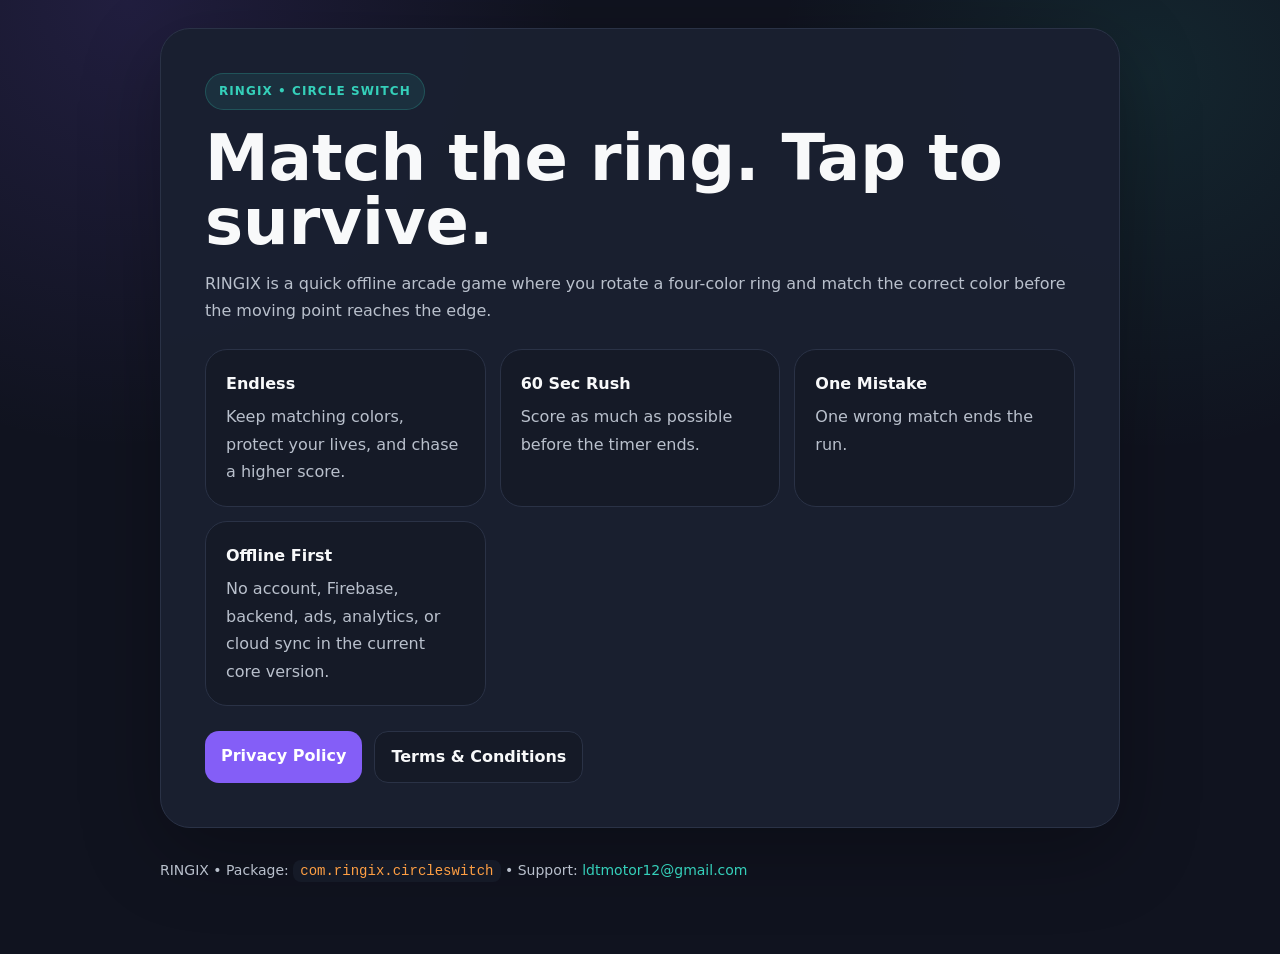
<file: docs/index.html>
<!doctype html>
<html lang="en">
<head>
  <meta charset="utf-8">
  <meta name="viewport" content="width=device-width,initial-scale=1">
  <title>RINGIX — Circle Switch</title>
  <meta name="description" content="RINGIX is an offline color-matching arcade game where you rotate a four-color ring before the moving point reaches the edge.">
  <link rel="stylesheet" href="style.css">
</head>
<body>
<main class="wrap">
  <section class="hero">
    <span class="badge">RINGIX • CIRCLE SWITCH</span>
    <h1>Match the ring. Tap to survive.</h1>
    <p class="muted">RINGIX is a quick offline arcade game where you rotate a four-color ring and match the correct color before the moving point reaches the edge.</p>

    <div class="grid">
      <div class="card"><strong>Endless</strong><span class="muted">Keep matching colors, protect your lives, and chase a higher score.</span></div>
      <div class="card"><strong>60 Sec Rush</strong><span class="muted">Score as much as possible before the timer ends.</span></div>
      <div class="card"><strong>One Mistake</strong><span class="muted">One wrong match ends the run.</span></div>
      <div class="card"><strong>Offline First</strong><span class="muted">No account, Firebase, backend, ads, analytics, or cloud sync in the current core version.</span></div>
    </div>

    <div class="nav">
      <a class="btn" href="privacy.html">Privacy Policy</a>
      <a class="btn alt" href="terms.html">Terms &amp; Conditions</a>
    </div>
  </section>

  <footer>
    RINGIX • Package: <code>com.ringix.circleswitch</code> • Support:
    <a href="mailto:ldtmotor12@gmail.com">ldtmotor12@gmail.com</a>
  </footer>
</main>
</body>
</html>
</file>
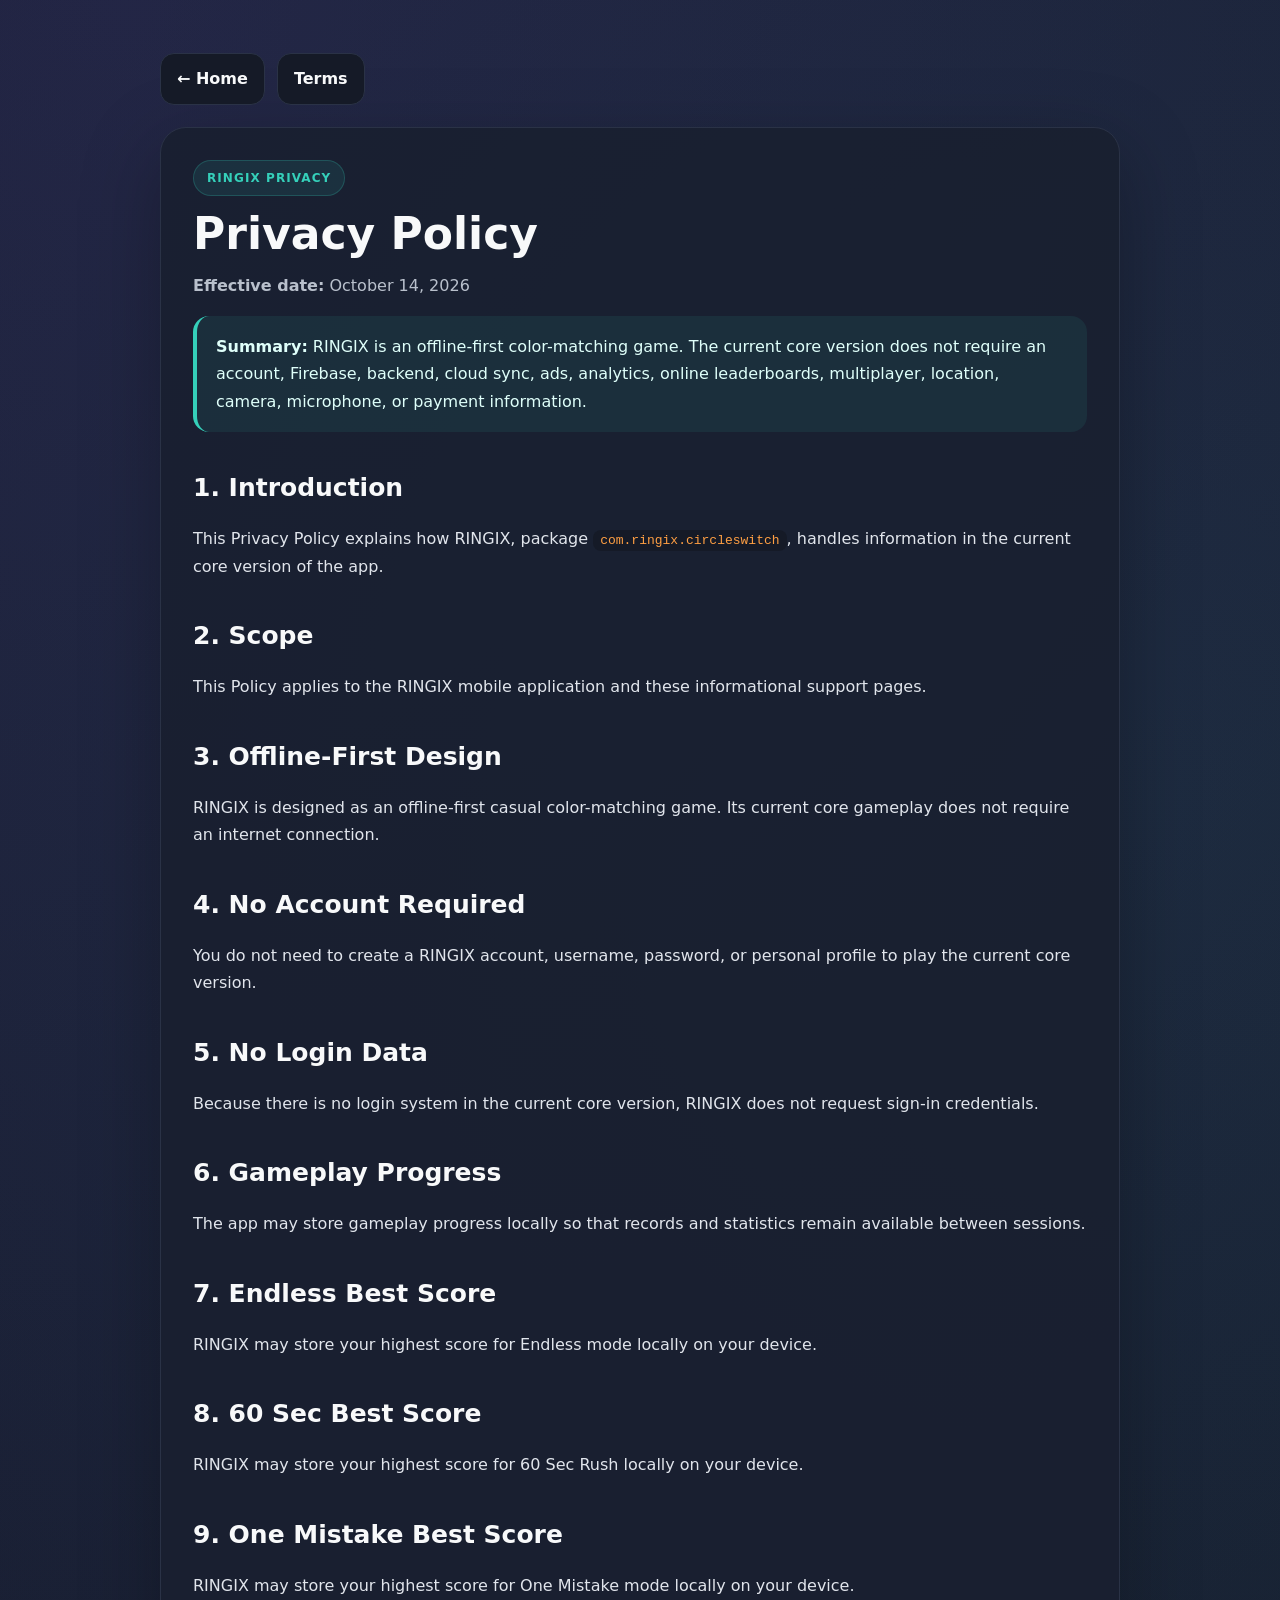
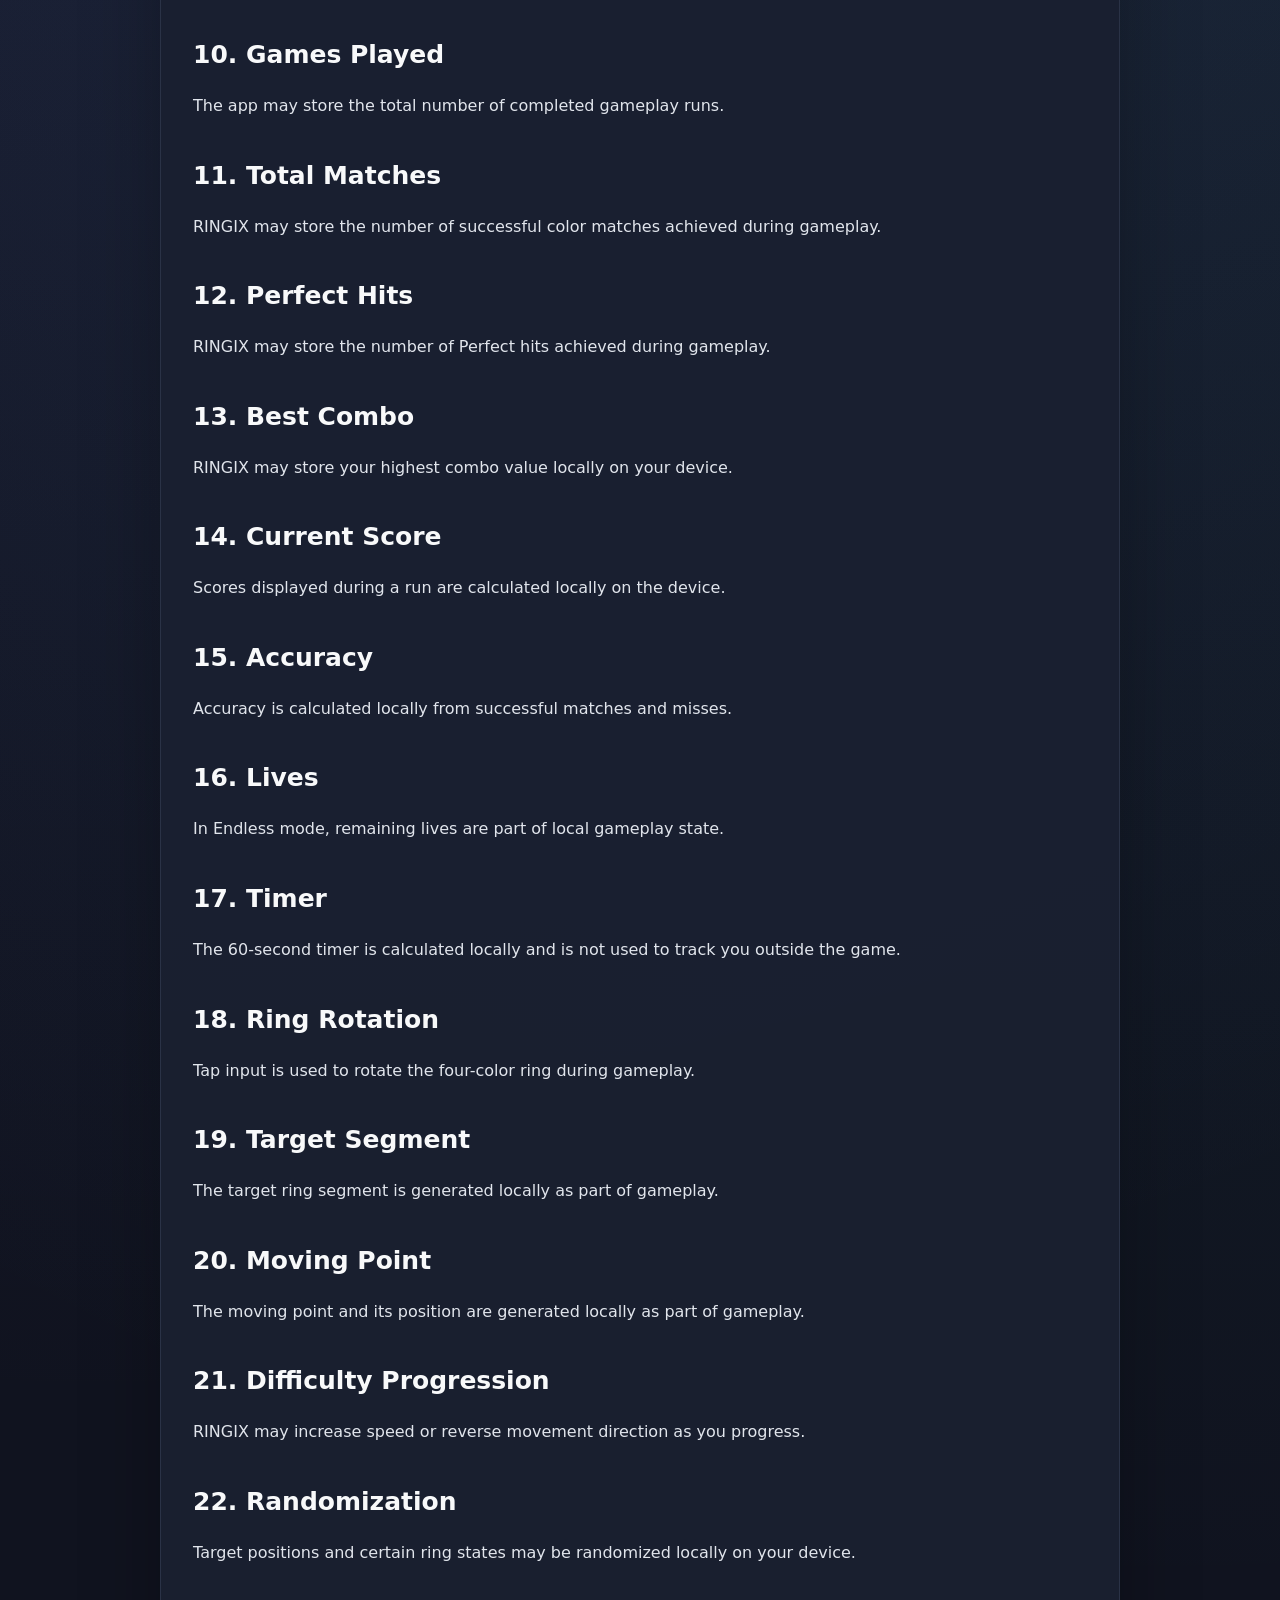
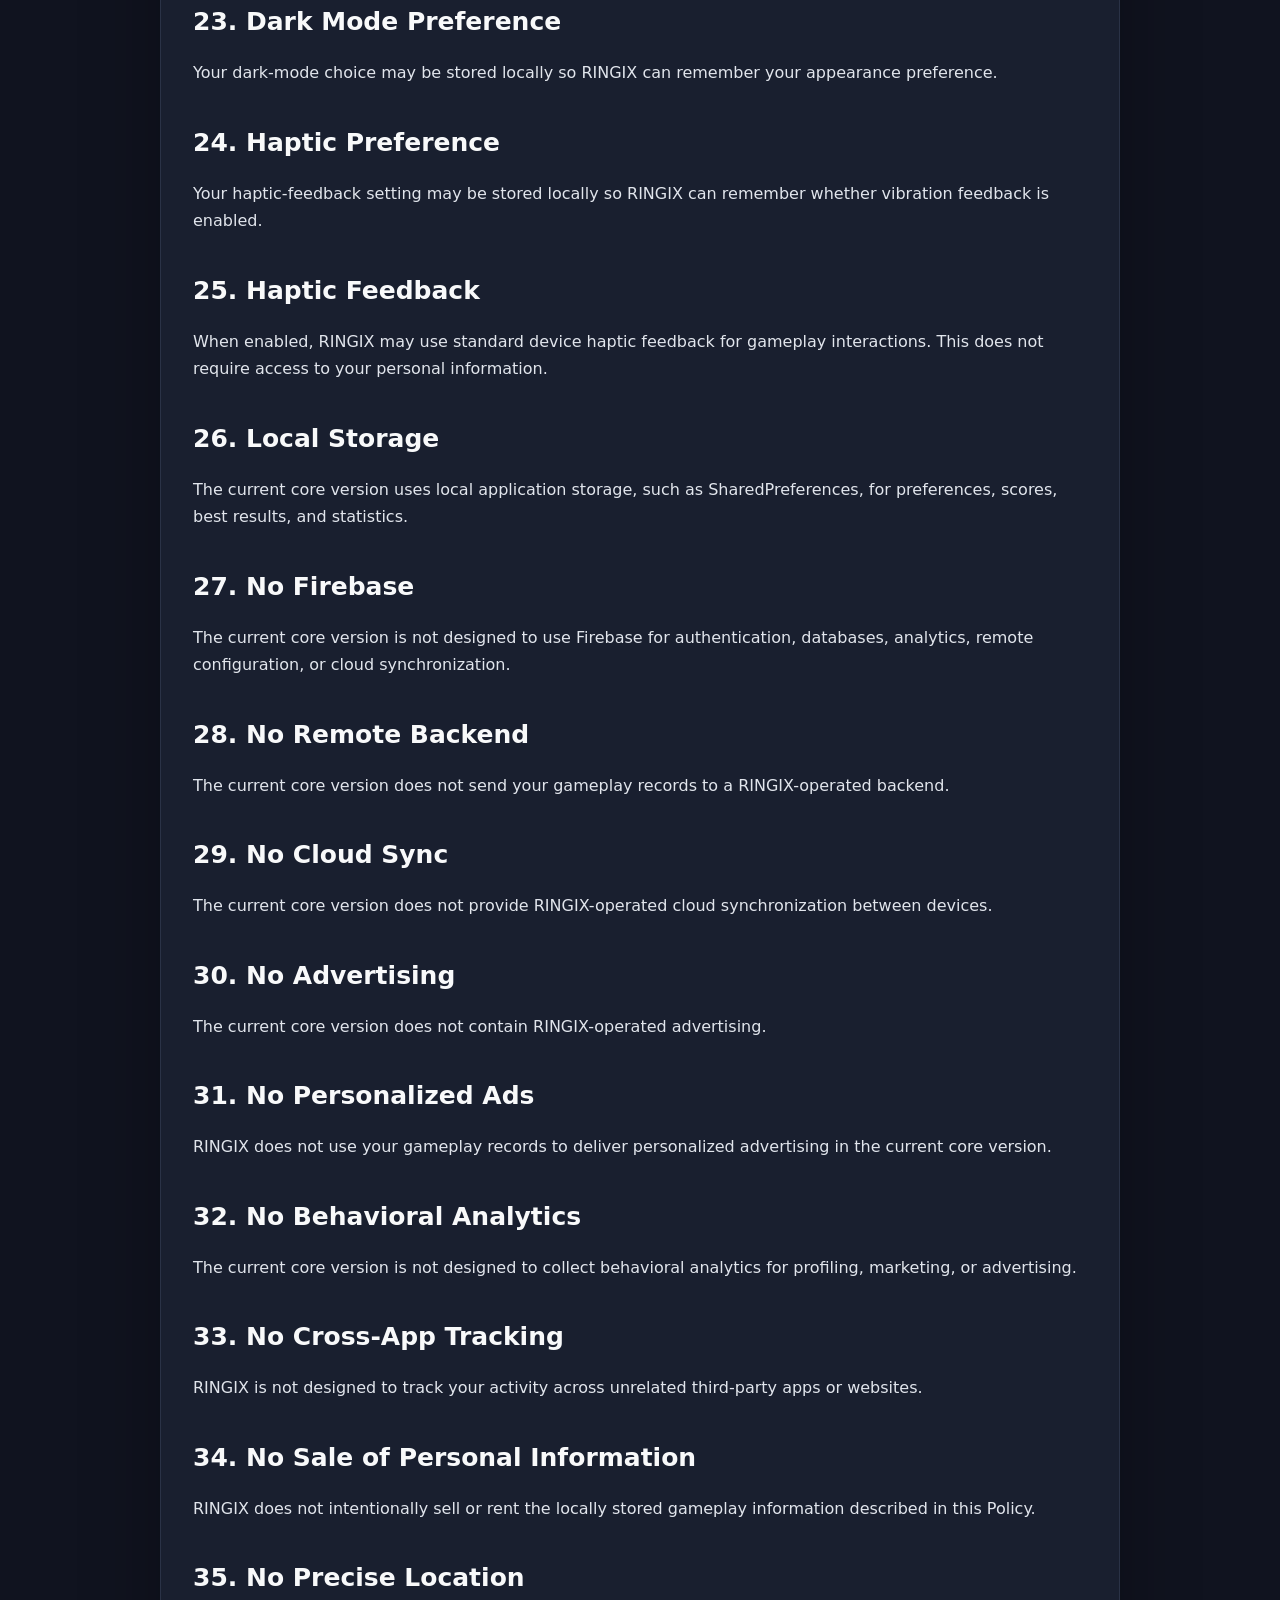
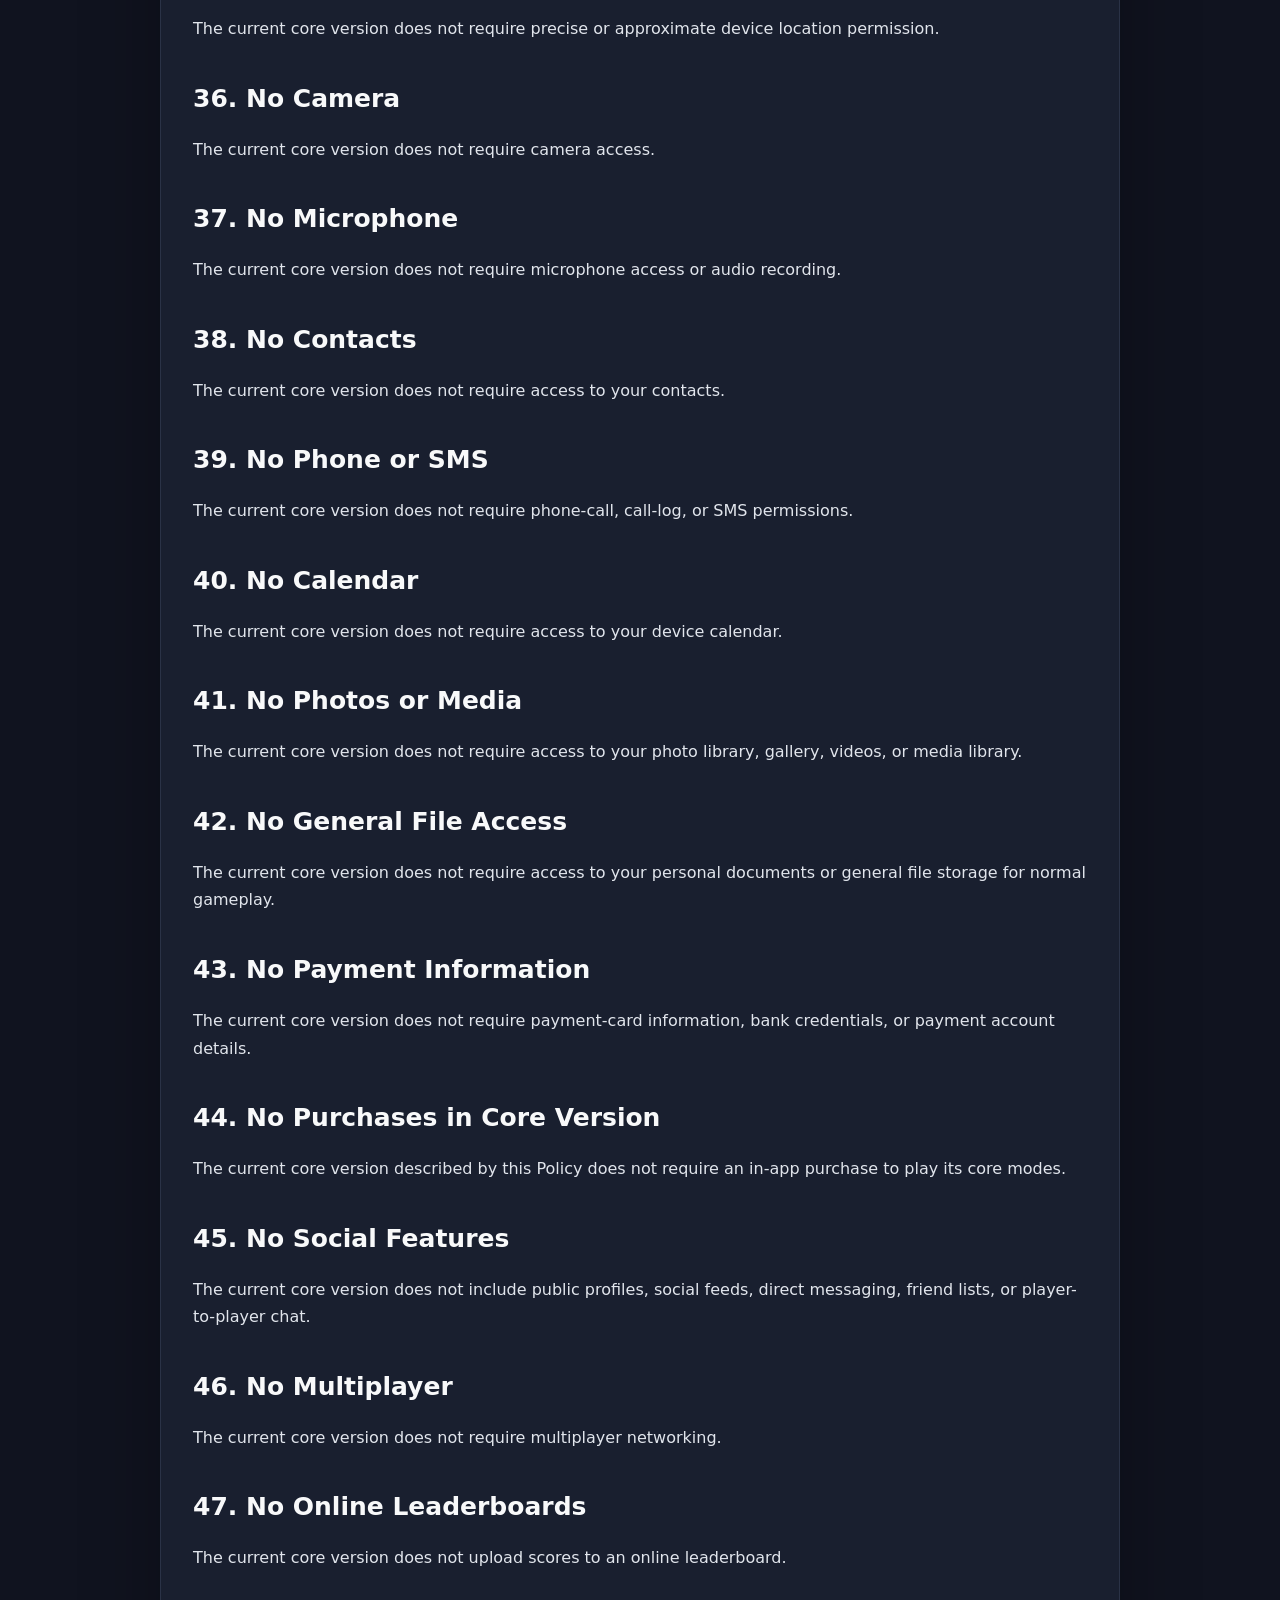
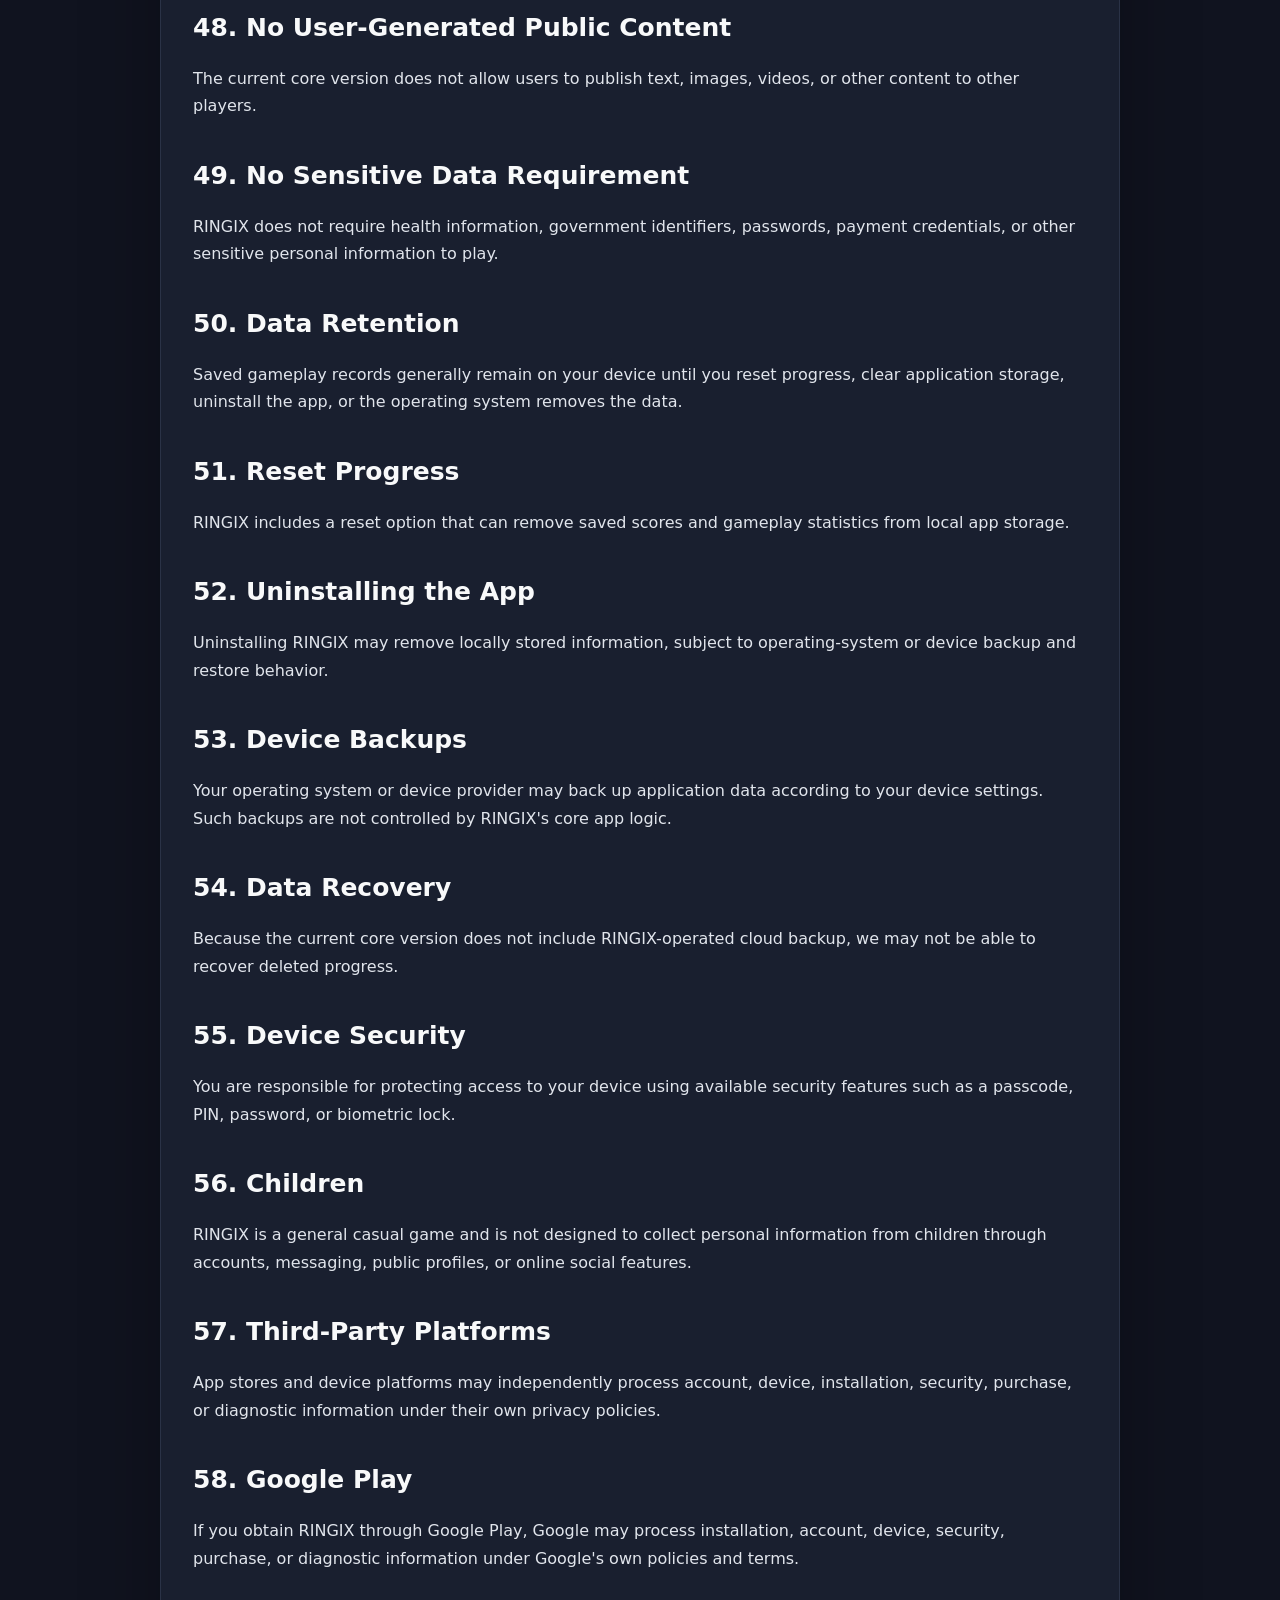
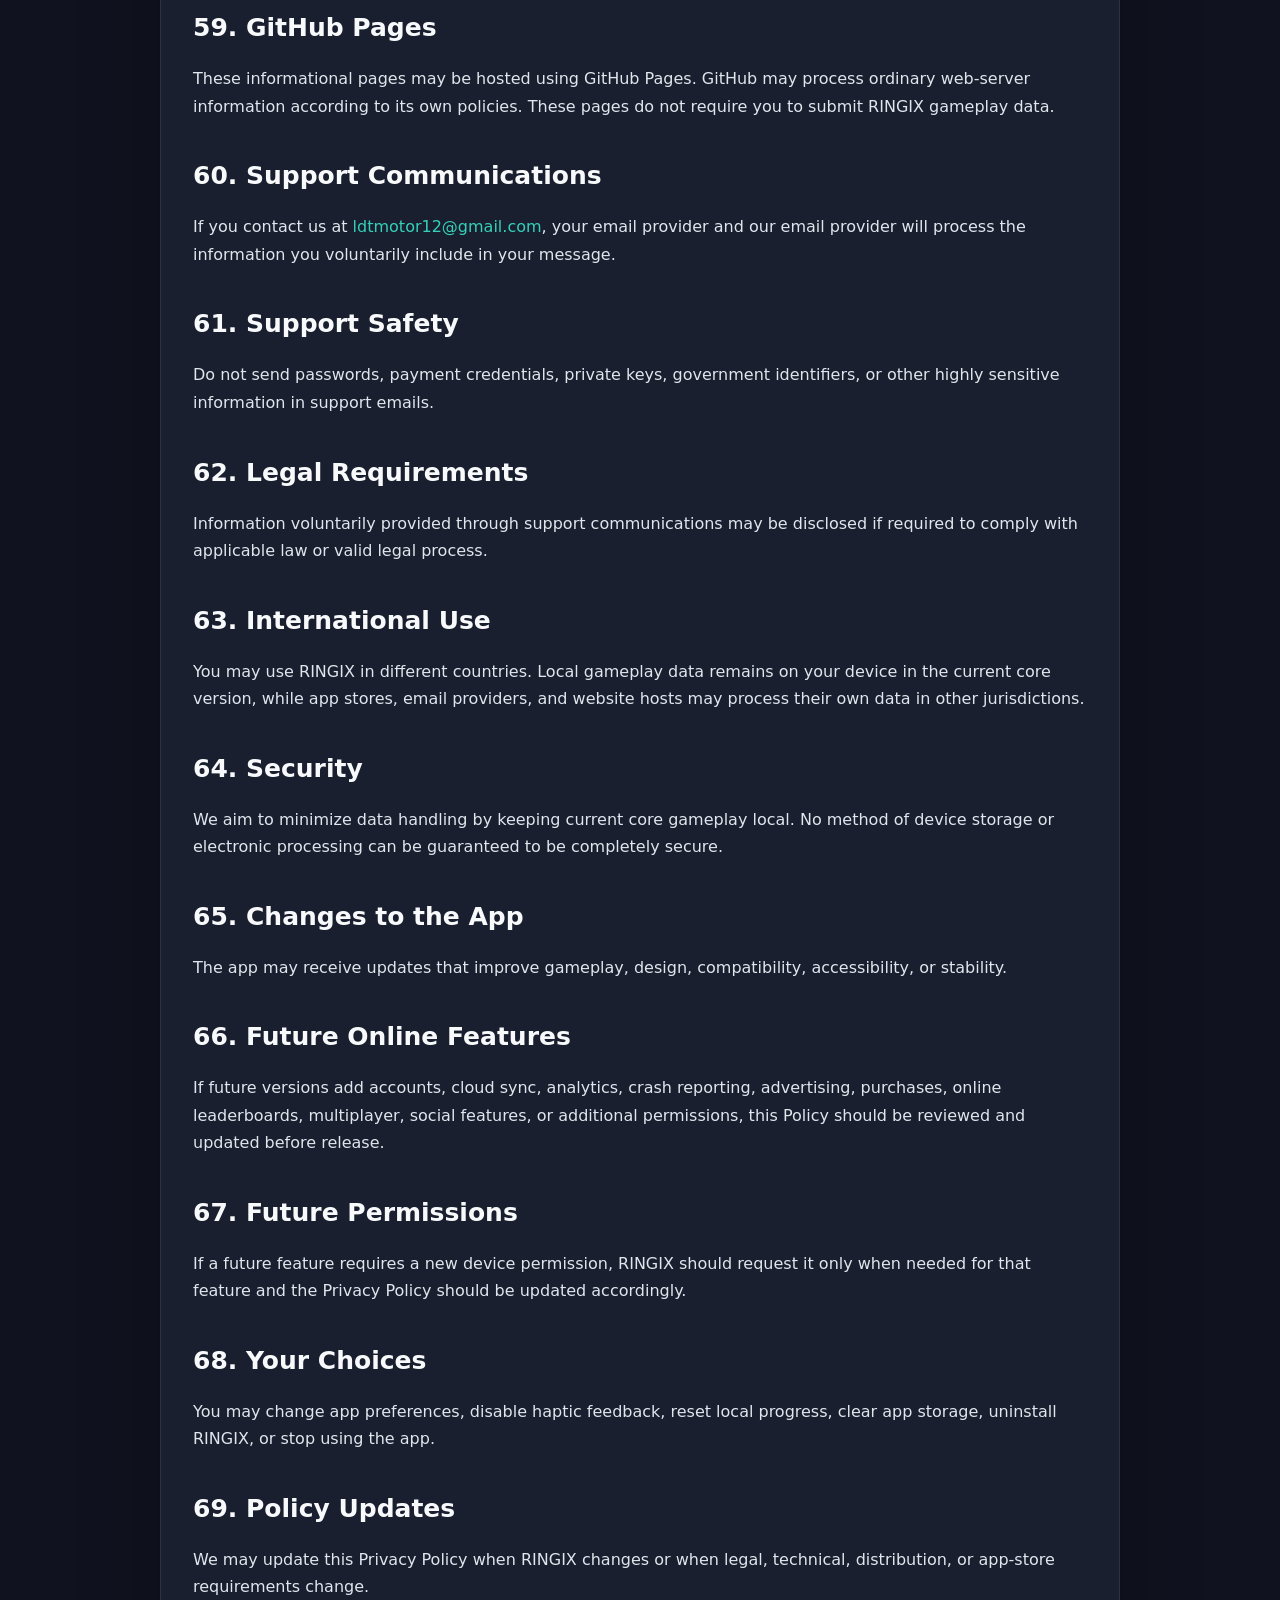
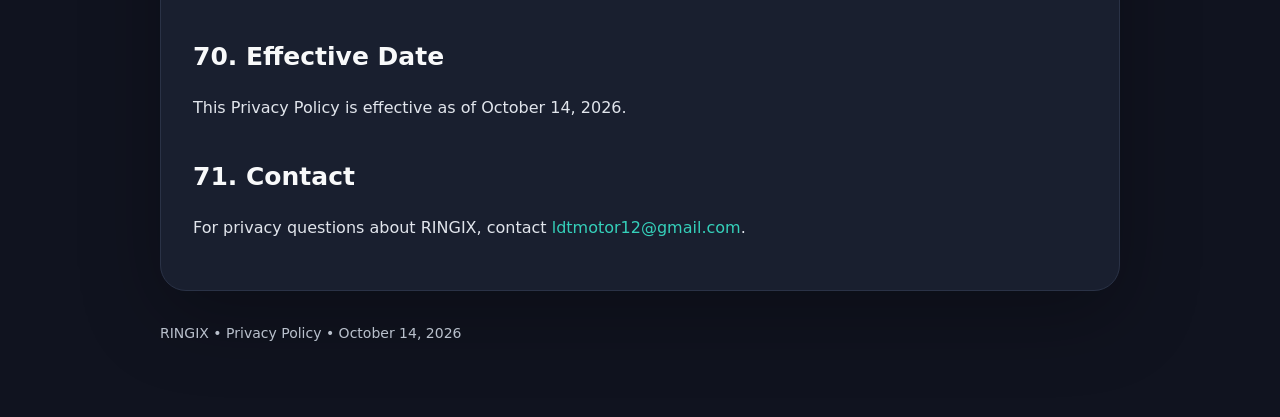
<file: docs/privacy.html>
<!doctype html>
<html lang="en">
<head>
  <meta charset="utf-8">
  <meta name="viewport" content="width=device-width,initial-scale=1">
  <title>Privacy Policy — RINGIX</title>
  <meta name="description" content="Privacy Policy for RINGIX, an offline casual color-matching game.">
  <link rel="stylesheet" href="style.css">
</head>
<body>
<main class="wrap">
  <div class="nav">
    <a class="btn alt" href="index.html">← Home</a>
    <a class="btn alt" href="terms.html">Terms</a>
  </div>

  <article class="article">
    <span class="badge">RINGIX PRIVACY</span>
    <h1 style="font-size:44px">Privacy Policy</h1>
    <p class="muted"><strong>Effective date:</strong> October 14, 2026</p>

    <div class="notice">
      <strong>Summary:</strong> RINGIX is an offline-first color-matching game. The current core version does not require an account, Firebase, backend, cloud sync, ads, analytics, online leaderboards, multiplayer, location, camera, microphone, or payment information.
    </div>

    <h2>1. Introduction</h2>
<p>This Privacy Policy explains how RINGIX, package <code>com.ringix.circleswitch</code>, handles information in the current core version of the app.</p>
<h2>2. Scope</h2>
<p>This Policy applies to the RINGIX mobile application and these informational support pages.</p>
<h2>3. Offline-First Design</h2>
<p>RINGIX is designed as an offline-first casual color-matching game. Its current core gameplay does not require an internet connection.</p>
<h2>4. No Account Required</h2>
<p>You do not need to create a RINGIX account, username, password, or personal profile to play the current core version.</p>
<h2>5. No Login Data</h2>
<p>Because there is no login system in the current core version, RINGIX does not request sign-in credentials.</p>
<h2>6. Gameplay Progress</h2>
<p>The app may store gameplay progress locally so that records and statistics remain available between sessions.</p>
<h2>7. Endless Best Score</h2>
<p>RINGIX may store your highest score for Endless mode locally on your device.</p>
<h2>8. 60 Sec Best Score</h2>
<p>RINGIX may store your highest score for 60 Sec Rush locally on your device.</p>
<h2>9. One Mistake Best Score</h2>
<p>RINGIX may store your highest score for One Mistake mode locally on your device.</p>
<h2>10. Games Played</h2>
<p>The app may store the total number of completed gameplay runs.</p>
<h2>11. Total Matches</h2>
<p>RINGIX may store the number of successful color matches achieved during gameplay.</p>
<h2>12. Perfect Hits</h2>
<p>RINGIX may store the number of Perfect hits achieved during gameplay.</p>
<h2>13. Best Combo</h2>
<p>RINGIX may store your highest combo value locally on your device.</p>
<h2>14. Current Score</h2>
<p>Scores displayed during a run are calculated locally on the device.</p>
<h2>15. Accuracy</h2>
<p>Accuracy is calculated locally from successful matches and misses.</p>
<h2>16. Lives</h2>
<p>In Endless mode, remaining lives are part of local gameplay state.</p>
<h2>17. Timer</h2>
<p>The 60-second timer is calculated locally and is not used to track you outside the game.</p>
<h2>18. Ring Rotation</h2>
<p>Tap input is used to rotate the four-color ring during gameplay.</p>
<h2>19. Target Segment</h2>
<p>The target ring segment is generated locally as part of gameplay.</p>
<h2>20. Moving Point</h2>
<p>The moving point and its position are generated locally as part of gameplay.</p>
<h2>21. Difficulty Progression</h2>
<p>RINGIX may increase speed or reverse movement direction as you progress.</p>
<h2>22. Randomization</h2>
<p>Target positions and certain ring states may be randomized locally on your device.</p>
<h2>23. Dark Mode Preference</h2>
<p>Your dark-mode choice may be stored locally so RINGIX can remember your appearance preference.</p>
<h2>24. Haptic Preference</h2>
<p>Your haptic-feedback setting may be stored locally so RINGIX can remember whether vibration feedback is enabled.</p>
<h2>25. Haptic Feedback</h2>
<p>When enabled, RINGIX may use standard device haptic feedback for gameplay interactions. This does not require access to your personal information.</p>
<h2>26. Local Storage</h2>
<p>The current core version uses local application storage, such as SharedPreferences, for preferences, scores, best results, and statistics.</p>
<h2>27. No Firebase</h2>
<p>The current core version is not designed to use Firebase for authentication, databases, analytics, remote configuration, or cloud synchronization.</p>
<h2>28. No Remote Backend</h2>
<p>The current core version does not send your gameplay records to a RINGIX-operated backend.</p>
<h2>29. No Cloud Sync</h2>
<p>The current core version does not provide RINGIX-operated cloud synchronization between devices.</p>
<h2>30. No Advertising</h2>
<p>The current core version does not contain RINGIX-operated advertising.</p>
<h2>31. No Personalized Ads</h2>
<p>RINGIX does not use your gameplay records to deliver personalized advertising in the current core version.</p>
<h2>32. No Behavioral Analytics</h2>
<p>The current core version is not designed to collect behavioral analytics for profiling, marketing, or advertising.</p>
<h2>33. No Cross-App Tracking</h2>
<p>RINGIX is not designed to track your activity across unrelated third-party apps or websites.</p>
<h2>34. No Sale of Personal Information</h2>
<p>RINGIX does not intentionally sell or rent the locally stored gameplay information described in this Policy.</p>
<h2>35. No Precise Location</h2>
<p>The current core version does not require precise or approximate device location permission.</p>
<h2>36. No Camera</h2>
<p>The current core version does not require camera access.</p>
<h2>37. No Microphone</h2>
<p>The current core version does not require microphone access or audio recording.</p>
<h2>38. No Contacts</h2>
<p>The current core version does not require access to your contacts.</p>
<h2>39. No Phone or SMS</h2>
<p>The current core version does not require phone-call, call-log, or SMS permissions.</p>
<h2>40. No Calendar</h2>
<p>The current core version does not require access to your device calendar.</p>
<h2>41. No Photos or Media</h2>
<p>The current core version does not require access to your photo library, gallery, videos, or media library.</p>
<h2>42. No General File Access</h2>
<p>The current core version does not require access to your personal documents or general file storage for normal gameplay.</p>
<h2>43. No Payment Information</h2>
<p>The current core version does not require payment-card information, bank credentials, or payment account details.</p>
<h2>44. No Purchases in Core Version</h2>
<p>The current core version described by this Policy does not require an in-app purchase to play its core modes.</p>
<h2>45. No Social Features</h2>
<p>The current core version does not include public profiles, social feeds, direct messaging, friend lists, or player-to-player chat.</p>
<h2>46. No Multiplayer</h2>
<p>The current core version does not require multiplayer networking.</p>
<h2>47. No Online Leaderboards</h2>
<p>The current core version does not upload scores to an online leaderboard.</p>
<h2>48. No User-Generated Public Content</h2>
<p>The current core version does not allow users to publish text, images, videos, or other content to other players.</p>
<h2>49. No Sensitive Data Requirement</h2>
<p>RINGIX does not require health information, government identifiers, passwords, payment credentials, or other sensitive personal information to play.</p>
<h2>50. Data Retention</h2>
<p>Saved gameplay records generally remain on your device until you reset progress, clear application storage, uninstall the app, or the operating system removes the data.</p>
<h2>51. Reset Progress</h2>
<p>RINGIX includes a reset option that can remove saved scores and gameplay statistics from local app storage.</p>
<h2>52. Uninstalling the App</h2>
<p>Uninstalling RINGIX may remove locally stored information, subject to operating-system or device backup and restore behavior.</p>
<h2>53. Device Backups</h2>
<p>Your operating system or device provider may back up application data according to your device settings. Such backups are not controlled by RINGIX's core app logic.</p>
<h2>54. Data Recovery</h2>
<p>Because the current core version does not include RINGIX-operated cloud backup, we may not be able to recover deleted progress.</p>
<h2>55. Device Security</h2>
<p>You are responsible for protecting access to your device using available security features such as a passcode, PIN, password, or biometric lock.</p>
<h2>56. Children</h2>
<p>RINGIX is a general casual game and is not designed to collect personal information from children through accounts, messaging, public profiles, or online social features.</p>
<h2>57. Third-Party Platforms</h2>
<p>App stores and device platforms may independently process account, device, installation, security, purchase, or diagnostic information under their own privacy policies.</p>
<h2>58. Google Play</h2>
<p>If you obtain RINGIX through Google Play, Google may process installation, account, device, security, purchase, or diagnostic information under Google's own policies and terms.</p>
<h2>59. GitHub Pages</h2>
<p>These informational pages may be hosted using GitHub Pages. GitHub may process ordinary web-server information according to its own policies. These pages do not require you to submit RINGIX gameplay data.</p>
<h2>60. Support Communications</h2>
<p>If you contact us at <a href='mailto:ldtmotor12@gmail.com'>ldtmotor12@gmail.com</a>, your email provider and our email provider will process the information you voluntarily include in your message.</p>
<h2>61. Support Safety</h2>
<p>Do not send passwords, payment credentials, private keys, government identifiers, or other highly sensitive information in support emails.</p>
<h2>62. Legal Requirements</h2>
<p>Information voluntarily provided through support communications may be disclosed if required to comply with applicable law or valid legal process.</p>
<h2>63. International Use</h2>
<p>You may use RINGIX in different countries. Local gameplay data remains on your device in the current core version, while app stores, email providers, and website hosts may process their own data in other jurisdictions.</p>
<h2>64. Security</h2>
<p>We aim to minimize data handling by keeping current core gameplay local. No method of device storage or electronic processing can be guaranteed to be completely secure.</p>
<h2>65. Changes to the App</h2>
<p>The app may receive updates that improve gameplay, design, compatibility, accessibility, or stability.</p>
<h2>66. Future Online Features</h2>
<p>If future versions add accounts, cloud sync, analytics, crash reporting, advertising, purchases, online leaderboards, multiplayer, social features, or additional permissions, this Policy should be reviewed and updated before release.</p>
<h2>67. Future Permissions</h2>
<p>If a future feature requires a new device permission, RINGIX should request it only when needed for that feature and the Privacy Policy should be updated accordingly.</p>
<h2>68. Your Choices</h2>
<p>You may change app preferences, disable haptic feedback, reset local progress, clear app storage, uninstall RINGIX, or stop using the app.</p>
<h2>69. Policy Updates</h2>
<p>We may update this Privacy Policy when RINGIX changes or when legal, technical, distribution, or app-store requirements change.</p>
<h2>70. Effective Date</h2>
<p>This Privacy Policy is effective as of October 14, 2026.</p>
<h2>71. Contact</h2>
<p>For privacy questions about RINGIX, contact <a href='mailto:ldtmotor12@gmail.com'>ldtmotor12@gmail.com</a>.</p>
  </article>

  <footer>RINGIX • Privacy Policy • October 14, 2026</footer>
</main>
</body>
</html>
</file>
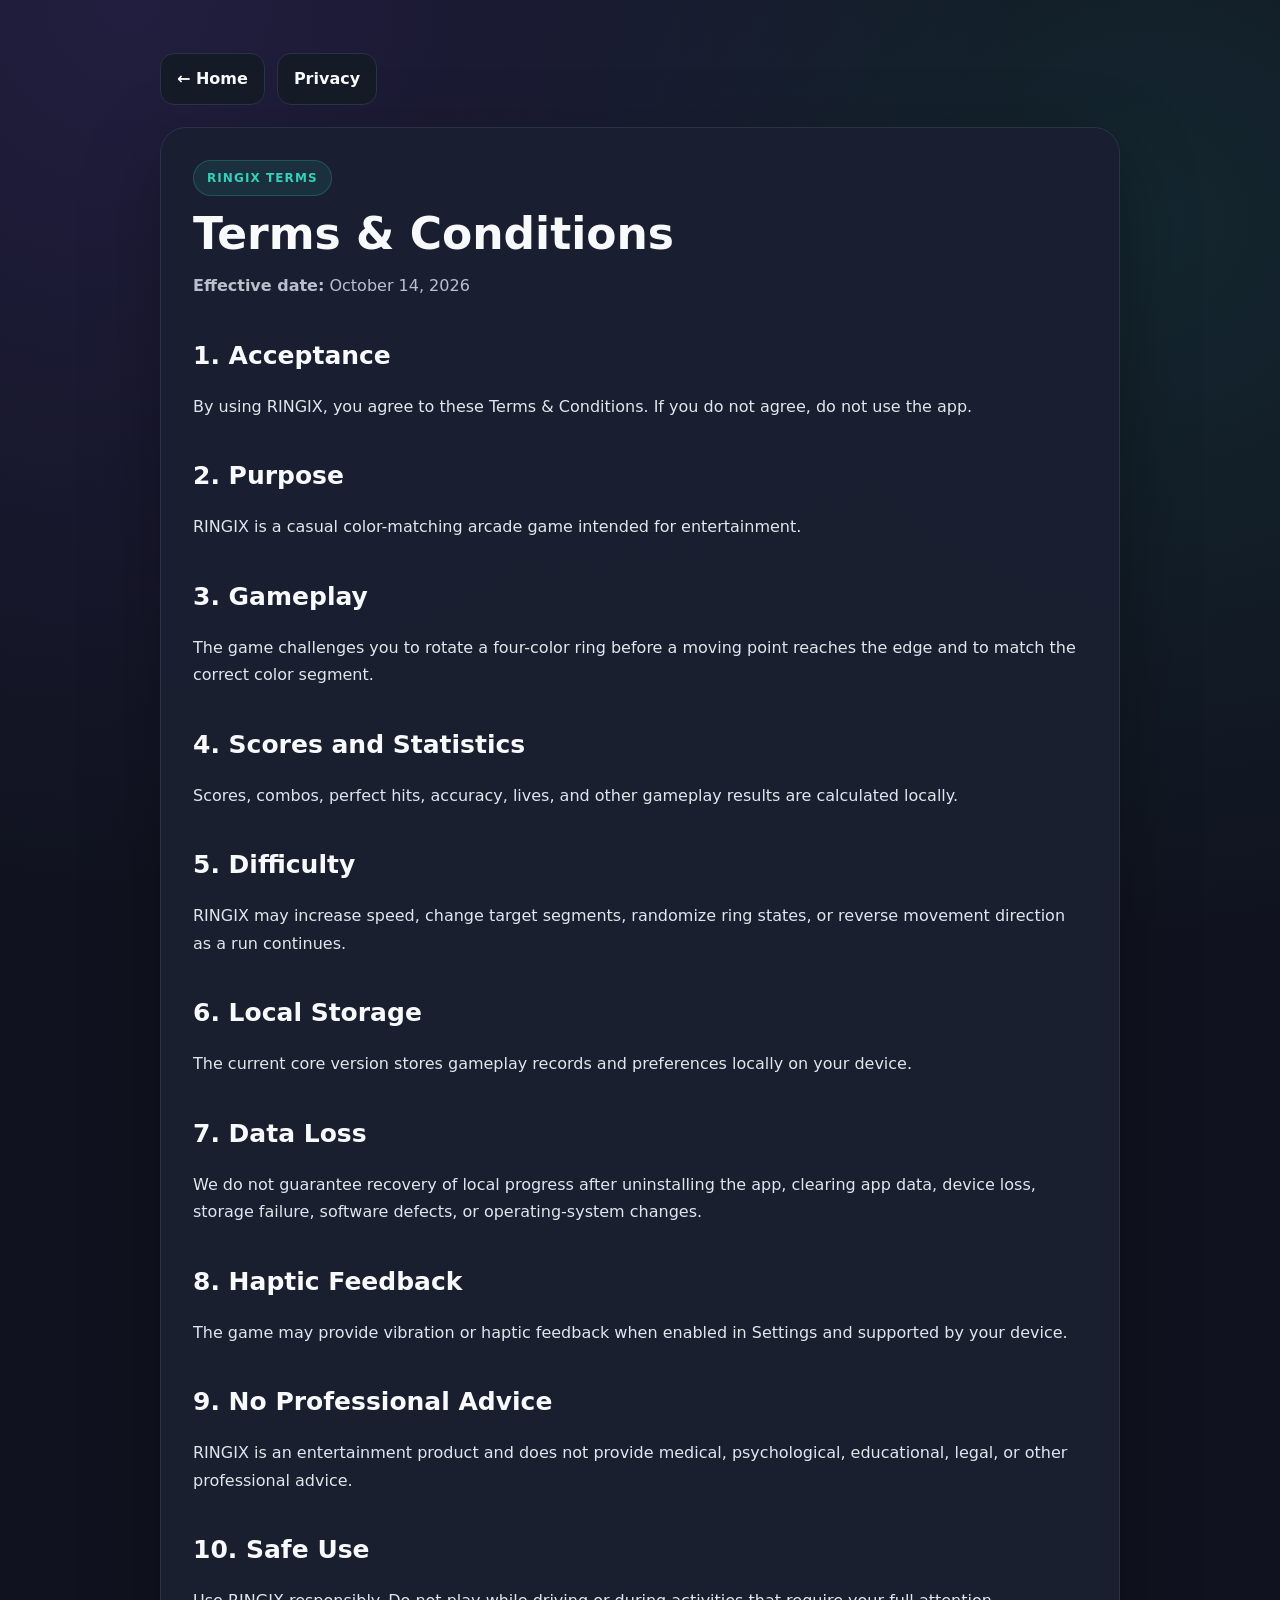
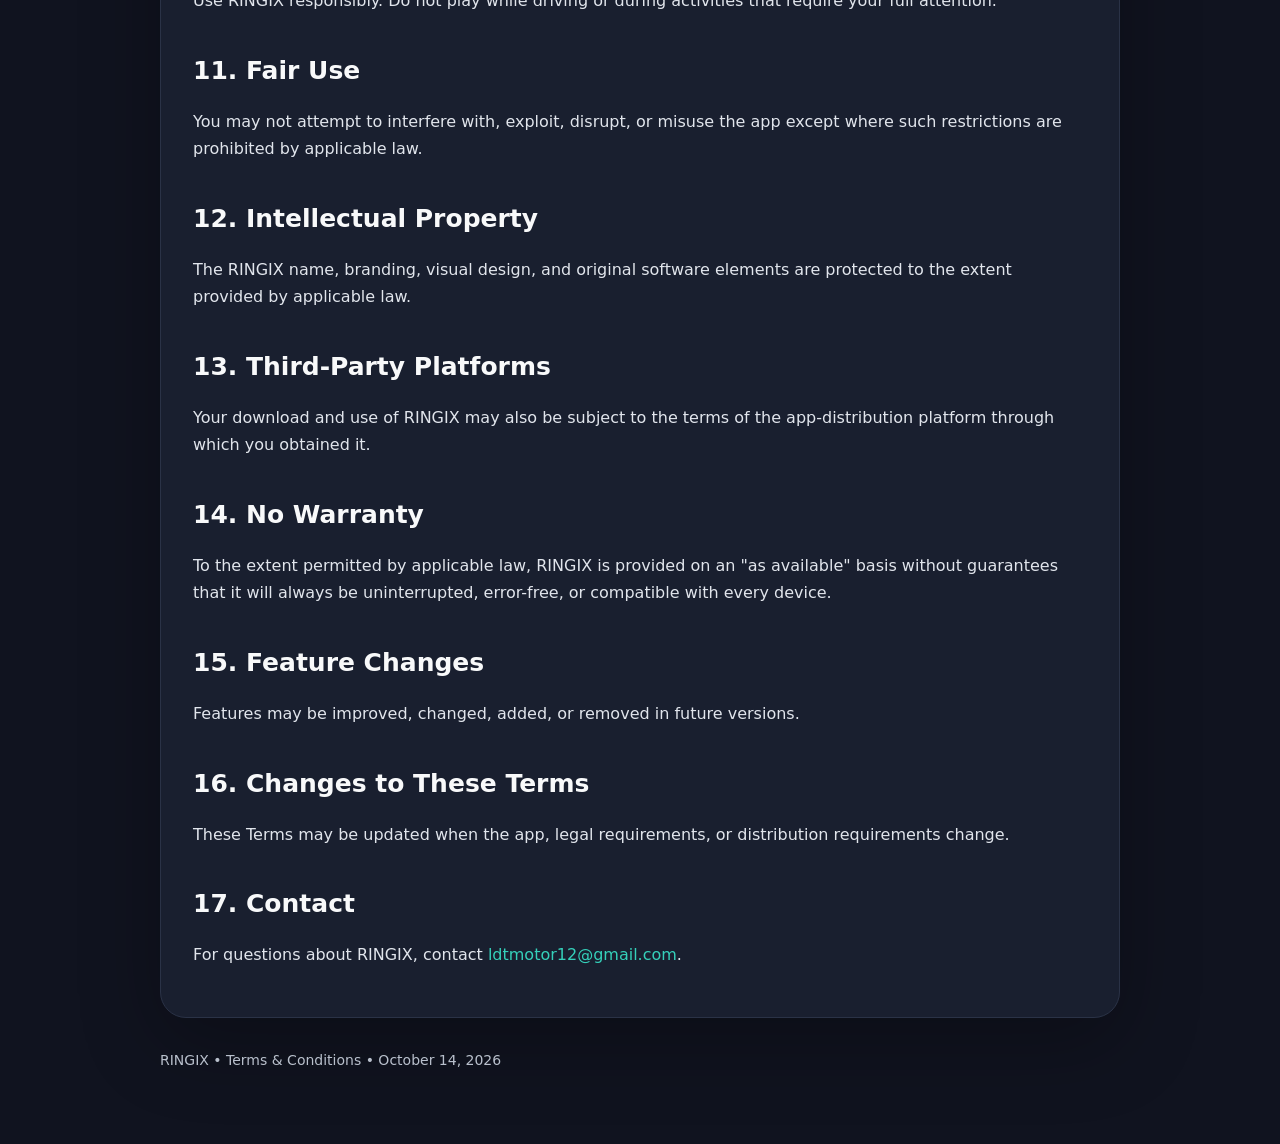
<file: docs/terms.html>
<!doctype html>
<html lang="en">
<head>
  <meta charset="utf-8">
  <meta name="viewport" content="width=device-width,initial-scale=1">
  <title>Terms &amp; Conditions — RINGIX</title>
  <meta name="description" content="Terms and Conditions for RINGIX.">
  <link rel="stylesheet" href="style.css">
</head>
<body>
<main class="wrap">
  <div class="nav">
    <a class="btn alt" href="index.html">← Home</a>
    <a class="btn alt" href="privacy.html">Privacy</a>
  </div>

  <article class="article">
    <span class="badge">RINGIX TERMS</span>
    <h1 style="font-size:44px">Terms &amp; Conditions</h1>
    <p class="muted"><strong>Effective date:</strong> October 14, 2026</p>

    <h2>1. Acceptance</h2>
    <p>By using RINGIX, you agree to these Terms &amp; Conditions. If you do not agree, do not use the app.</p>

    <h2>2. Purpose</h2>
    <p>RINGIX is a casual color-matching arcade game intended for entertainment.</p>

    <h2>3. Gameplay</h2>
    <p>The game challenges you to rotate a four-color ring before a moving point reaches the edge and to match the correct color segment.</p>

    <h2>4. Scores and Statistics</h2>
    <p>Scores, combos, perfect hits, accuracy, lives, and other gameplay results are calculated locally.</p>

    <h2>5. Difficulty</h2>
    <p>RINGIX may increase speed, change target segments, randomize ring states, or reverse movement direction as a run continues.</p>

    <h2>6. Local Storage</h2>
    <p>The current core version stores gameplay records and preferences locally on your device.</p>

    <h2>7. Data Loss</h2>
    <p>We do not guarantee recovery of local progress after uninstalling the app, clearing app data, device loss, storage failure, software defects, or operating-system changes.</p>

    <h2>8. Haptic Feedback</h2>
    <p>The game may provide vibration or haptic feedback when enabled in Settings and supported by your device.</p>

    <h2>9. No Professional Advice</h2>
    <p>RINGIX is an entertainment product and does not provide medical, psychological, educational, legal, or other professional advice.</p>

    <h2>10. Safe Use</h2>
    <p>Use RINGIX responsibly. Do not play while driving or during activities that require your full attention.</p>

    <h2>11. Fair Use</h2>
    <p>You may not attempt to interfere with, exploit, disrupt, or misuse the app except where such restrictions are prohibited by applicable law.</p>

    <h2>12. Intellectual Property</h2>
    <p>The RINGIX name, branding, visual design, and original software elements are protected to the extent provided by applicable law.</p>

    <h2>13. Third-Party Platforms</h2>
    <p>Your download and use of RINGIX may also be subject to the terms of the app-distribution platform through which you obtained it.</p>

    <h2>14. No Warranty</h2>
    <p>To the extent permitted by applicable law, RINGIX is provided on an "as available" basis without guarantees that it will always be uninterrupted, error-free, or compatible with every device.</p>

    <h2>15. Feature Changes</h2>
    <p>Features may be improved, changed, added, or removed in future versions.</p>

    <h2>16. Changes to These Terms</h2>
    <p>These Terms may be updated when the app, legal requirements, or distribution requirements change.</p>

    <h2>17. Contact</h2>
    <p>For questions about RINGIX, contact <a href="mailto:ldtmotor12@gmail.com">ldtmotor12@gmail.com</a>.</p>
  </article>

  <footer>RINGIX • Terms &amp; Conditions • October 14, 2026</footer>
</main>
</body>
</html>
</file>
<file: docs/style.css>
:root{
  --bg:#10131F;
  --surface:#1A2030;
  --purple:#845EF7;
  --cyan:#35D0BA;
  --orange:#FF9F43;
  --pink:#F06595;
  --white:#F8F9FA;
  --muted:#B9C0CC;
  --line:#2A3246;
}
*{box-sizing:border-box}
html{scroll-behavior:smooth}
body{
  margin:0;
  font-family:Inter,ui-sans-serif,system-ui,-apple-system,BlinkMacSystemFont,"Segoe UI",Roboto,Arial,sans-serif;
  color:var(--white);
  background:
    radial-gradient(circle at 10% 0%,rgba(132,94,247,.15),transparent 30%),
    radial-gradient(circle at 90% 8%,rgba(53,208,186,.10),transparent 26%),
    var(--bg);
  line-height:1.72;
}
a{color:var(--cyan);text-decoration:none}
a:hover{text-decoration:underline}
.wrap{max-width:1000px;margin:auto;padding:28px 20px 72px}
.hero,.article{
  background:rgba(26,32,48,.96);
  border:1px solid var(--line);
  box-shadow:0 24px 80px rgba(0,0,0,.28);
}
.hero{padding:44px;border-radius:30px}
.article{margin-top:22px;padding:32px;border-radius:26px}
.badge{
  display:inline-flex;
  padding:7px 13px;
  border-radius:999px;
  background:rgba(53,208,186,.10);
  border:1px solid rgba(53,208,186,.22);
  color:var(--cyan);
  font-size:12px;
  font-weight:900;
  letter-spacing:.09em;
}
h1{font-size:clamp(38px,7vw,64px);line-height:1;margin:16px 0 12px}
h2{font-size:25px;margin-top:34px;margin-bottom:8px}
p,li{color:#E1E5EC}
.muted{color:var(--muted)}
.grid{display:grid;grid-template-columns:repeat(auto-fit,minmax(220px,1fr));gap:14px;margin-top:24px}
.card{
  padding:20px;
  border-radius:22px;
  background:#151A27;
  border:1px solid var(--line);
}
.card strong{display:block;margin-bottom:6px;color:var(--white)}
.nav{display:flex;gap:12px;flex-wrap:wrap;margin:25px 0 0}
.btn{
  display:inline-block;
  padding:11px 16px;
  border-radius:14px;
  background:var(--purple);
  color:white;
  font-weight:900;
}
.btn.alt{
  background:#151A27;
  border:1px solid var(--line);
  color:var(--white);
}
.notice{
  padding:17px 19px;
  border-radius:16px;
  background:rgba(53,208,186,.08);
  border-left:4px solid var(--cyan);
  color:#DFFFFA;
}
code{
  background:#151A27;
  padding:3px 7px;
  border-radius:8px;
  color:var(--orange);
}
footer{margin-top:30px;color:var(--muted);font-size:14px}
@media(max-width:600px){
  .wrap{padding:18px 14px 50px}
  .hero,.article{padding:22px}
}
</file>
